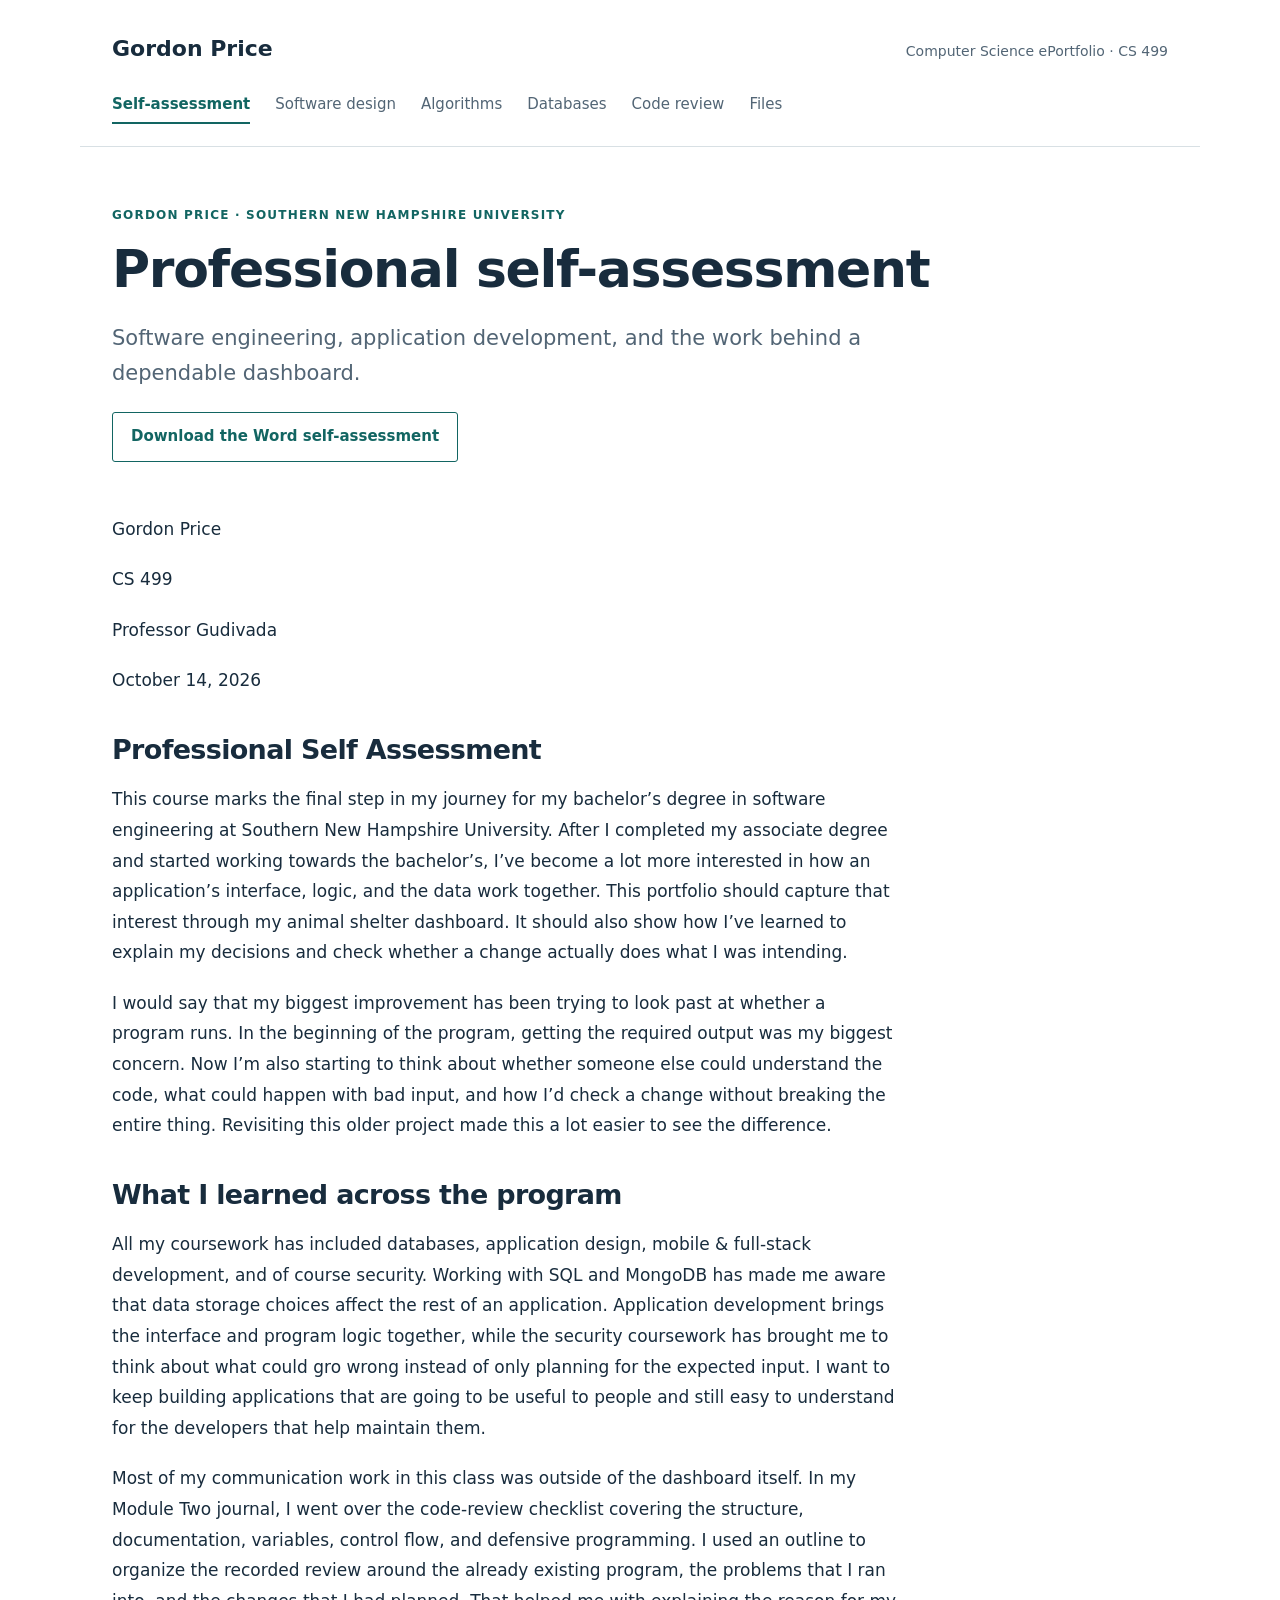
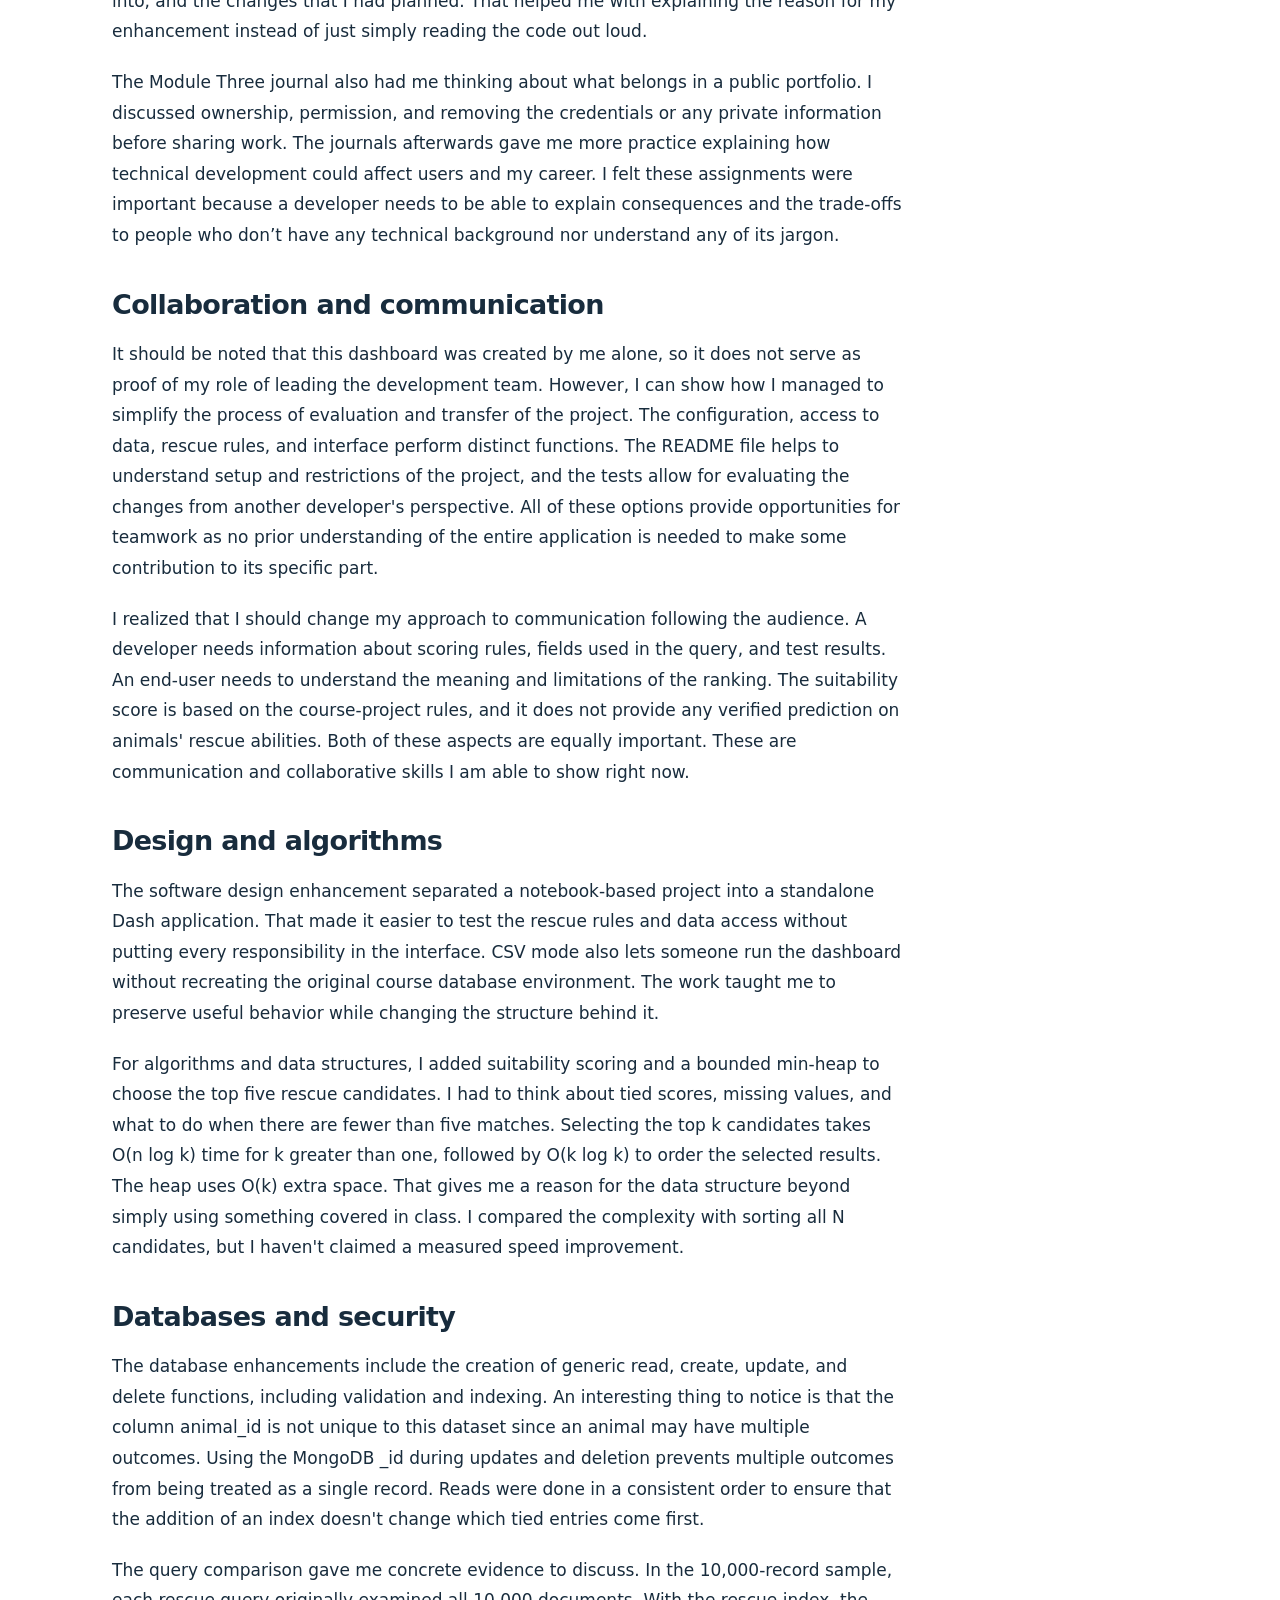
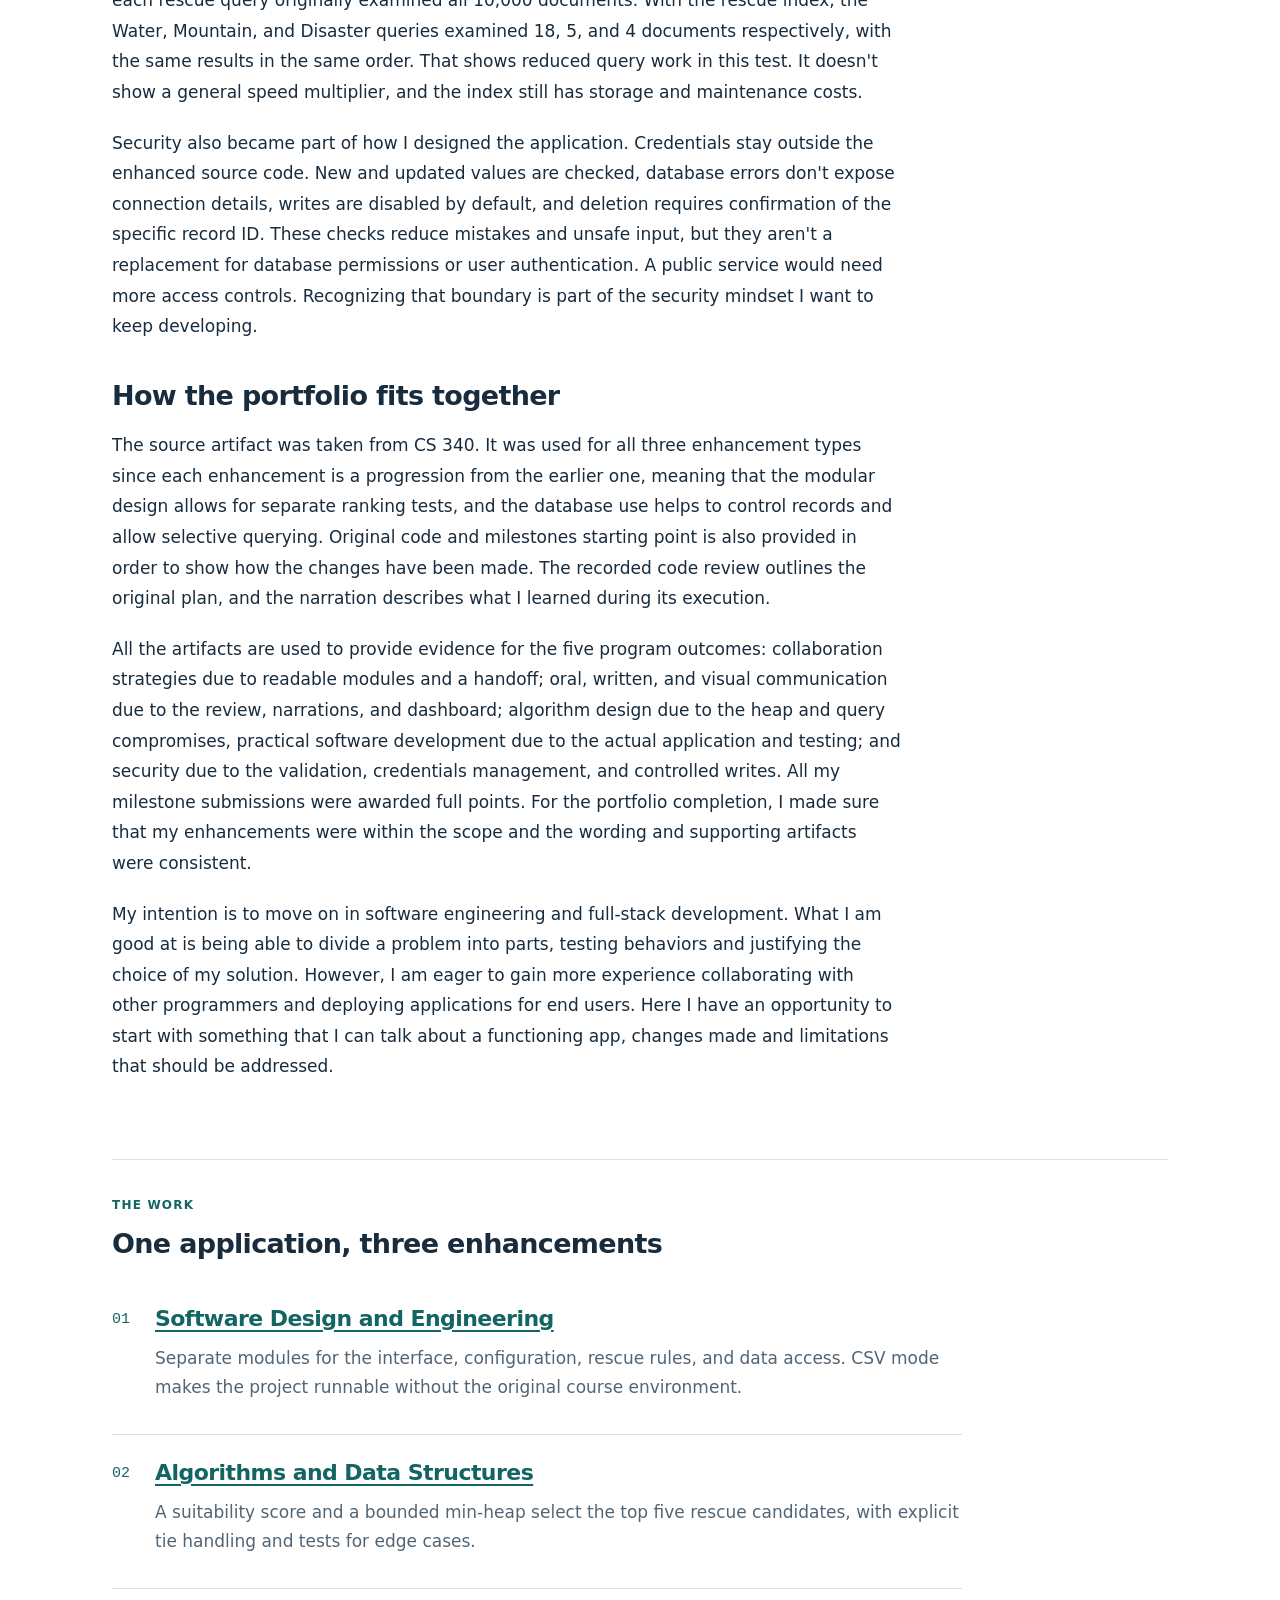
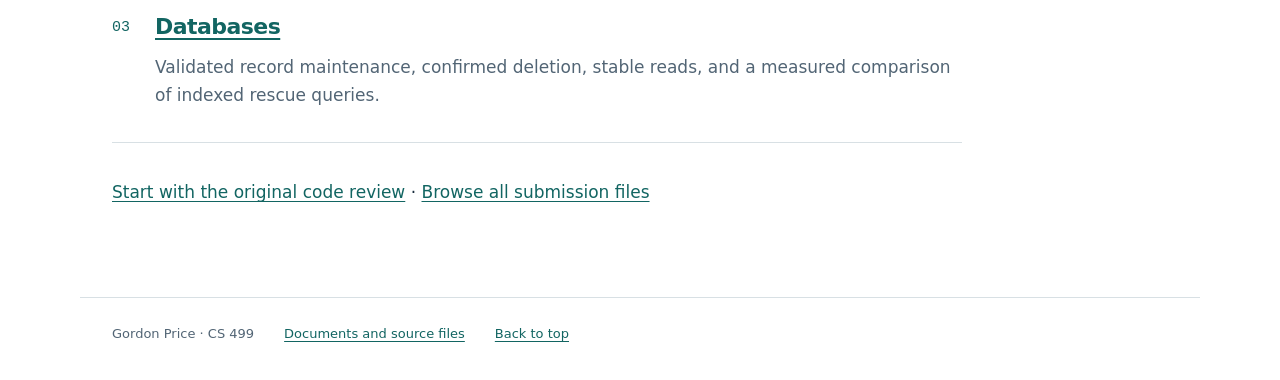
<file: index.html>
<!doctype html>
<html lang="en"><head><meta charset="utf-8"><meta name="viewport" content="width=device-width,initial-scale=1">
<title>Professional Self Assessment | Gordon Price</title><meta name="description" content="Gordon Price's CS 499 computer science ePortfolio, with a professional self-assessment, code review, and three animal-shelter dashboard enhancements.">
<link rel="stylesheet" href="assets/style.css"></head><body>
<a class="skip" href="#main">Skip to content</a><header><div class="identity"><a href="index.html">Gordon Price</a><span>Computer Science ePortfolio · CS 499</span></div><nav aria-label="Main navigation"><a href="index.html" aria-current="page">Self-assessment</a><a href="software-design.html">Software design</a><a href="algorithms.html">Algorithms</a><a href="databases.html">Databases</a><a href="code-review.html">Code review</a><a href="downloads.html">Files</a></nav></header>
<main id="main"><section class="intro"><p class="eyebrow">Gordon Price · Southern New Hampshire University</p><h1>Professional self-assessment</h1><p class="lead">Software engineering, application development, and the work behind a dependable dashboard.</p><p><a href="documents/Professional Self Assessment Gordon Price.docx" class="button">Download the Word self-assessment</a></p></section><article class="reading">
<p>Gordon Price</p>
<p>CS 499</p>
<p>Professor Gudivada</p>
<p>October 14, 2026</p>
<h2>Professional Self Assessment</h2>
<p>This course marks the final step in my journey for my bachelor’s degree in software engineering at Southern New Hampshire University. After I completed my associate degree and started working towards the bachelor’s, I’ve become a lot more interested in how an application’s interface, logic, and the data work together. This portfolio should capture that interest through my animal shelter dashboard. It should also show how I’ve learned to explain my decisions and check whether a change actually does what I was intending.</p>
<p>I would say that my biggest improvement has been trying to look past at whether a program runs. In the beginning of the program, getting the required output was my biggest concern. Now I’m also starting to think about whether someone else could understand the code, what could happen with bad input, and how I’d check a change without breaking the entire thing. Revisiting this older project made this a lot easier to see the difference.</p>
<h2>What I learned across the program</h2>
<p>All my coursework has included databases, application design, mobile &amp; full-stack development, and of course security. Working with SQL and MongoDB has made me aware that data storage choices affect the rest of an application. Application development brings the interface and program logic together, while the security coursework has brought me to think about what could gro wrong instead of only planning for the expected input. I want to keep building applications that are going to be useful to people and still easy to understand for the developers that help maintain them.</p>
<p>Most of my communication work in this class was outside of the dashboard itself. In my Module Two journal, I went over the code-review checklist covering the structure, documentation, variables, control flow, and defensive programming. I used an outline to organize the recorded review around the already existing program, the problems that I ran into, and the changes that I had planned. That helped me with explaining the reason for my enhancement instead of just simply reading the code out loud.</p>
<p>The Module Three journal also had me thinking about what belongs in a public portfolio. I discussed ownership, permission, and removing the credentials or any private information before sharing work. The journals afterwards gave me more practice explaining how technical development could affect users and my career. I felt these assignments were important because a developer needs to be able to explain consequences and the trade-offs to people who don’t have any technical background nor understand any of its jargon.</p>
<h2>Collaboration and communication</h2>
<p>It should be noted that this dashboard was created by me alone, so it does not serve as proof of my role of leading the development team. However, I can show how I managed to simplify the process of evaluation and transfer of the project. The configuration, access to data, rescue rules, and interface perform distinct functions. The README file helps to understand setup and restrictions of the project, and the tests allow for evaluating the changes from another developer&#x27;s perspective. All of these options provide opportunities for teamwork as no prior understanding of the entire application is needed to make some contribution to its specific part.</p>
<p>I realized that I should change my approach to communication following the audience. A developer needs information about scoring rules, fields used in the query, and test results. An end-user needs to understand the meaning and limitations of the ranking. The suitability score is based on the course-project rules, and it does not provide any verified prediction on animals&#x27; rescue abilities. Both of these aspects are equally important. These are communication and collaborative skills I am able to show right now.</p>
<h2>Design and algorithms</h2>
<p>The software design enhancement separated a notebook-based project into a standalone Dash application. That made it easier to test the rescue rules and data access without putting every responsibility in the interface. CSV mode also lets someone run the dashboard without recreating the original course database environment. The work taught me to preserve useful behavior while changing the structure behind it.</p>
<p>For algorithms and data structures, I added suitability scoring and a bounded min-heap to choose the top five rescue candidates. I had to think about tied scores, missing values, and what to do when there are fewer than five matches. Selecting the top k candidates takes O(n log k) time for k greater than one, followed by O(k log k) to order the selected results. The heap uses O(k) extra space. That gives me a reason for the data structure beyond simply using something covered in class. I compared the complexity with sorting all N candidates, but I haven&#x27;t claimed a measured speed improvement.</p>
<h2>Databases and security</h2>
<p>The database enhancements include the creation of generic read, create, update, and delete functions, including validation and indexing. An interesting thing to notice is that the column animal_id is not unique to this dataset since an animal may have multiple outcomes. Using the MongoDB _id during updates and deletion prevents multiple outcomes from being treated as a single record. Reads were done in a consistent order to ensure that the addition of an index doesn&#x27;t change which tied entries come first.</p>
<p>The query comparison gave me concrete evidence to discuss. In the 10,000-record sample, each rescue query originally examined all 10,000 documents. With the rescue index, the Water, Mountain, and Disaster queries examined 18, 5, and 4 documents respectively, with the same results in the same order. That shows reduced query work in this test. It doesn&#x27;t show a general speed multiplier, and the index still has storage and maintenance costs.</p>
<p>Security also became part of how I designed the application. Credentials stay outside the enhanced source code. New and updated values are checked, database errors don&#x27;t expose connection details, writes are disabled by default, and deletion requires confirmation of the specific record ID. These checks reduce mistakes and unsafe input, but they aren&#x27;t a replacement for database permissions or user authentication. A public service would need more access controls. Recognizing that boundary is part of the security mindset I want to keep developing.</p>
<h2>How the portfolio fits together</h2>
<p>The source artifact was taken from CS 340. It was used for all three enhancement types since each enhancement is a progression from the earlier one, meaning that the modular design allows for separate ranking tests, and the database use helps to control records and allow selective querying. Original code and milestones starting point is also provided in order to show how the changes have been made. The recorded code review outlines the original plan, and the narration describes what I learned during its execution.</p>
<p>All the artifacts are used to provide evidence for the five program outcomes: collaboration strategies due to readable modules and a handoff; oral, written, and visual communication due to the review, narrations, and dashboard; algorithm design due to the heap and query compromises, practical software development due to the actual application and testing; and security due to the validation, credentials management, and controlled writes. All my milestone submissions were awarded full points. For the portfolio completion, I made sure that my enhancements were within the scope and the wording and supporting artifacts were consistent.</p>
<p>My intention is to move on in software engineering and full-stack development. What I am good at is being able to divide a problem into parts, testing behaviors and justifying the choice of my solution. However, I am eager to gain more experience collaborating with other programmers and deploying applications for end users. Here I have an opportunity to start with something that I can talk about a functioning app, changes made and limitations that should be addressed.</p>
</article><section class="next"><p class="eyebrow">The work</p><h2>One application, three enhancements</h2><ul class="enhancements"><li><span>01</span><div><h3><a href="software-design.html">Software Design and Engineering</a></h3><p>Separate modules for the interface, configuration, rescue rules, and data access. CSV mode makes the project runnable without the original course environment.</p></div></li><li><span>02</span><div><h3><a href="algorithms.html">Algorithms and Data Structures</a></h3><p>A suitability score and a bounded min-heap select the top five rescue candidates, with explicit tie handling and tests for edge cases.</p></div></li><li><span>03</span><div><h3><a href="databases.html">Databases</a></h3><p>Validated record maintenance, confirmed deletion, stable reads, and a measured comparison of indexed rescue queries.</p></div></li></ul><p><a href="code-review.html">Start with the original code review</a> · <a href="downloads.html">Browse all submission files</a></p></section></main><footer><span>Gordon Price · CS 499</span><a href="downloads.html">Documents and source files</a><a href="#main">Back to top</a></footer></body></html>
</file>
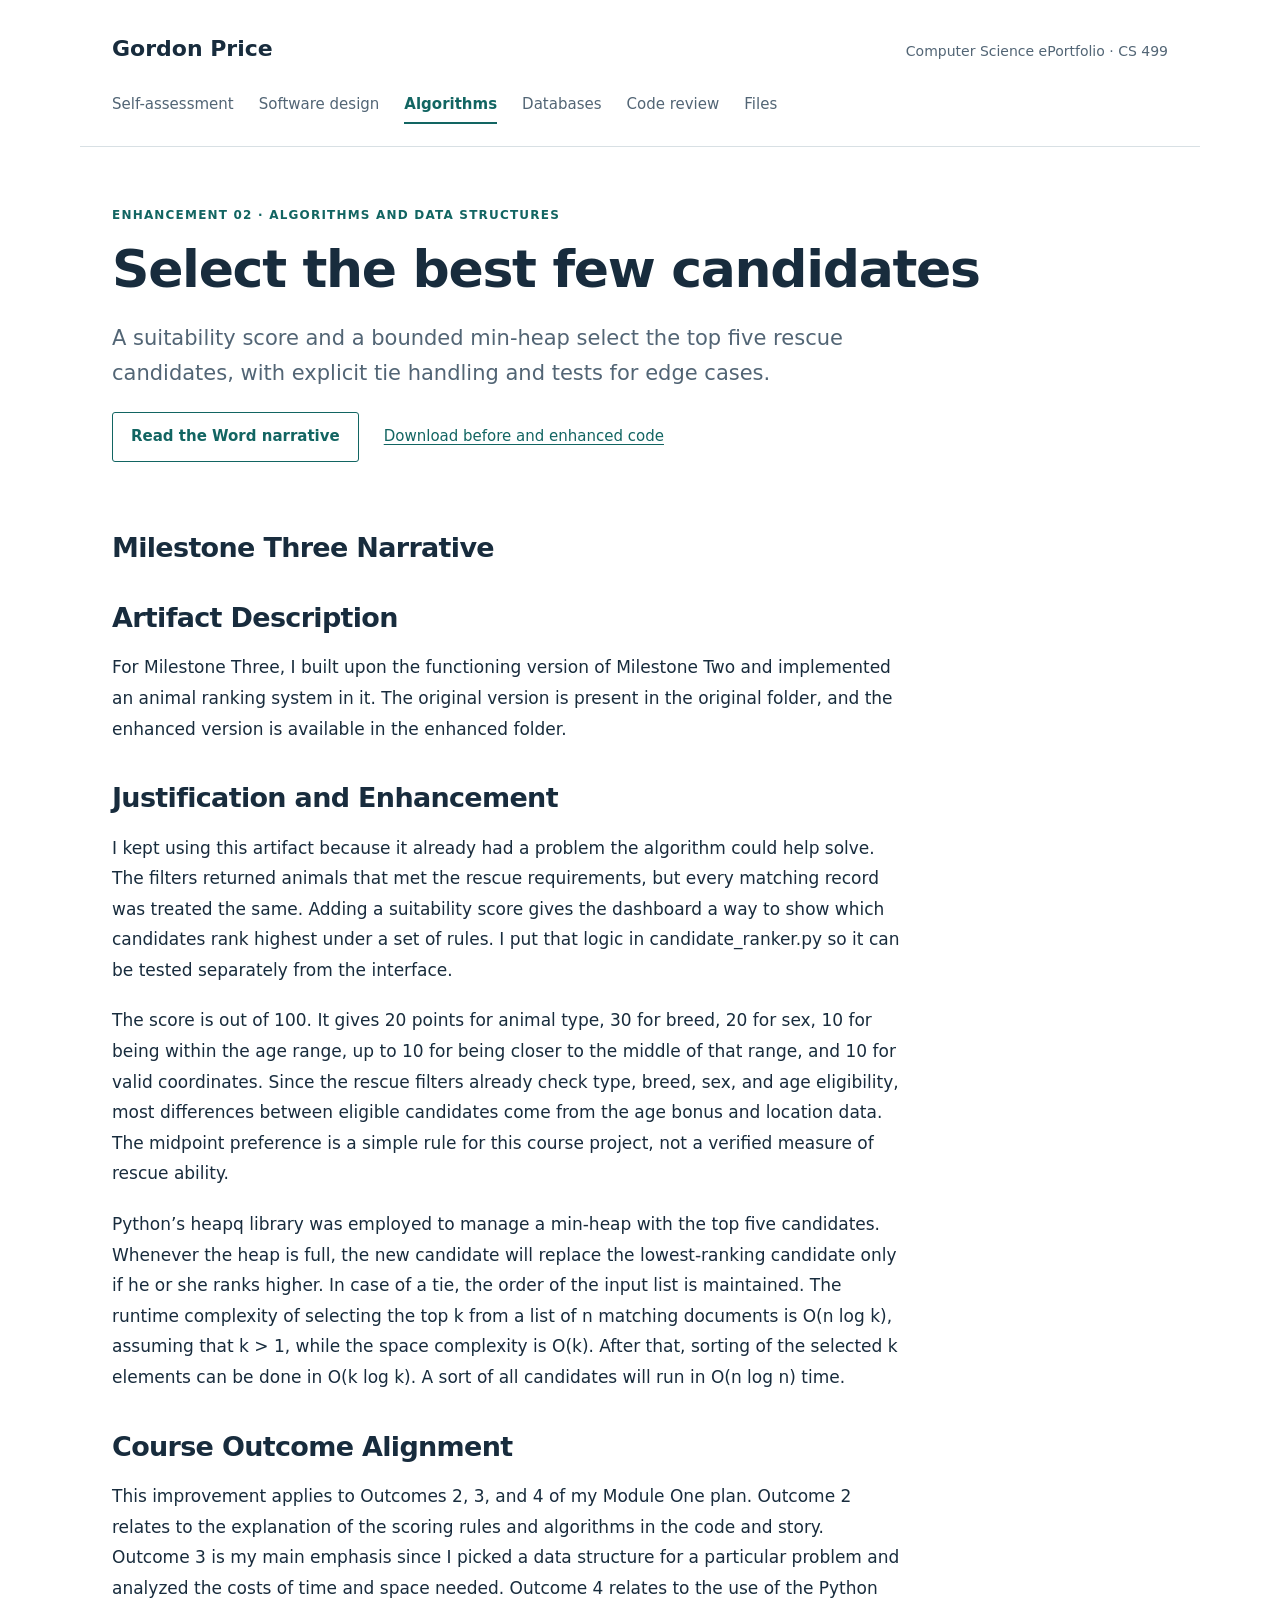
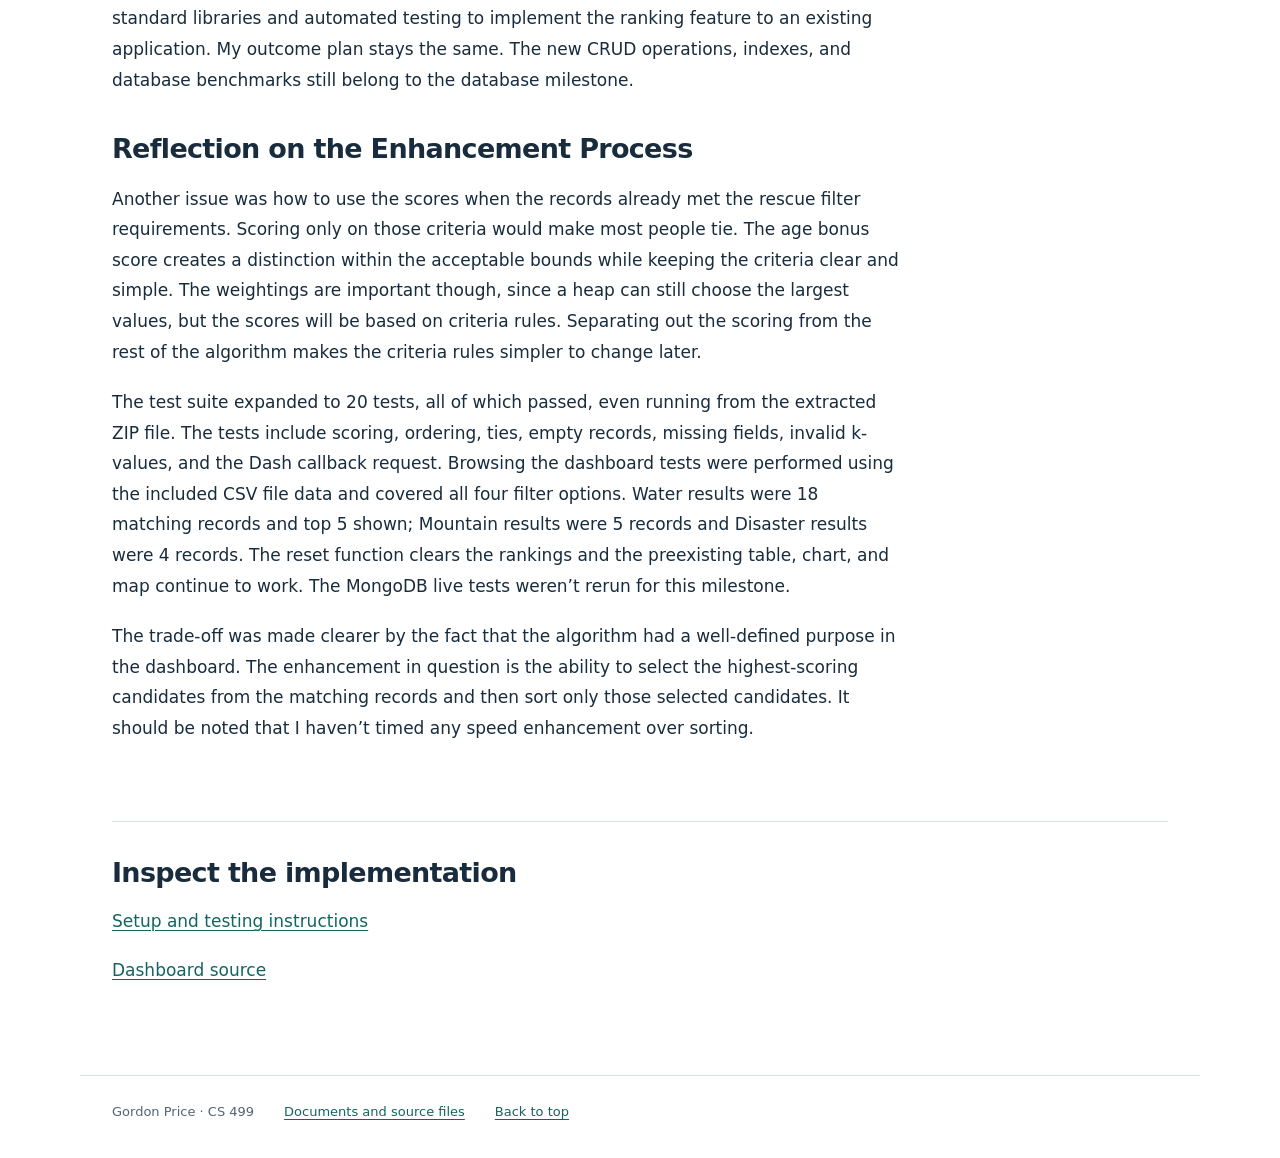
<file: algorithms.html>
<!doctype html>
<html lang="en"><head><meta charset="utf-8"><meta name="viewport" content="width=device-width,initial-scale=1">
<title>Algorithms and Data Structures | Gordon Price</title><meta name="description" content="Gordon Price's CS 499 computer science ePortfolio, with a professional self-assessment, code review, and three animal-shelter dashboard enhancements.">
<link rel="stylesheet" href="assets/style.css"></head><body>
<a class="skip" href="#main">Skip to content</a><header><div class="identity"><a href="index.html">Gordon Price</a><span>Computer Science ePortfolio · CS 499</span></div><nav aria-label="Main navigation"><a href="index.html">Self-assessment</a><a href="software-design.html">Software design</a><a href="algorithms.html" aria-current="page">Algorithms</a><a href="databases.html">Databases</a><a href="code-review.html">Code review</a><a href="downloads.html">Files</a></nav></header>
<main id="main"><section class="intro"><p class="eyebrow">Enhancement 02 · Algorithms and Data Structures</p><h1>Select the best few candidates</h1><p class="lead">A suitability score and a bounded min-heap select the top five rescue candidates, with explicit tie handling and tests for edge cases.</p><div class="actions"><a href="documents/Milestone Three Narrative.docx" class="button">Read the Word narrative</a><a href="downloads/milestone-3.zip">Download before and enhanced code</a></div></section><article class="reading">
<h2>Milestone Three Narrative</h2>
<h2>Artifact Description</h2>
<p>For Milestone Three, I built upon the functioning version of Milestone Two and implemented an animal ranking system in it. The original version is present in the original folder, and the enhanced version is available in the enhanced folder.</p>
<h2>Justification and Enhancement</h2>
<p>I kept using this artifact because it already had a problem the algorithm could help solve. The filters returned animals that met the rescue requirements, but every matching record was treated the same. Adding a suitability score gives the dashboard a way to show which candidates rank highest under a set of rules. I put that logic in candidate_ranker.py so it can be tested separately from the interface.</p>
<p>The score is out of 100. It gives 20 points for animal type, 30 for breed, 20 for sex, 10 for being within the age range, up to 10 for being closer to the middle of that range, and 10 for valid coordinates. Since the rescue filters already check type, breed, sex, and age eligibility, most differences between eligible candidates come from the age bonus and location data. The midpoint preference is a simple rule for this course project, not a verified measure of rescue ability.</p>
<p>Python’s heapq library was employed to manage a min-heap with the top five candidates. Whenever the heap is full, the new candidate will replace the lowest-ranking candidate only if he or she ranks higher. In case of a tie, the order of the input list is maintained. The runtime complexity of selecting the top k from a list of n matching documents is O(n log k), assuming that k &gt; 1, while the space complexity is O(k). After that, sorting of the selected k elements can be done in O(k log k). A sort of all candidates will run in O(n log n) time.</p>
<h2>Course Outcome Alignment</h2>
<p>This improvement applies to Outcomes 2, 3, and 4 of my Module One plan. Outcome 2 relates to the explanation of the scoring rules and algorithms in the code and story. Outcome 3 is my main emphasis since I picked a data structure for a particular problem and analyzed the costs of time and space needed. Outcome 4 relates to the use of the Python standard libraries and automated testing to implement the ranking feature to an existing application. My outcome plan stays the same. The new CRUD operations, indexes, and database benchmarks still belong to the database milestone.</p>
<h2>Reflection on the Enhancement Process</h2>
<p>Another issue was how to use the scores when the records already met the rescue filter requirements. Scoring only on those criteria would make most people tie. The age bonus score creates a distinction within the acceptable bounds while keeping the criteria clear and simple. The weightings are important though, since a heap can still choose the largest values, but the scores will be based on criteria rules. Separating out the scoring from the rest of the algorithm makes the criteria rules simpler to change later.</p>
<p>The test suite expanded to 20 tests, all of which passed, even running from the extracted ZIP file. The tests include scoring, ordering, ties, empty records, missing fields, invalid k-values, and the Dash callback request. Browsing the dashboard tests were performed using the included CSV file data and covered all four filter options. Water results were 18 matching records and top 5 shown; Mountain results were 5 records and Disaster results were 4 records. The reset function clears the rankings and the preexisting table, chart, and map continue to work. The MongoDB live tests weren’t rerun for this milestone.</p>
<p>The trade-off was made clearer by the fact that the algorithm had a well-defined purpose in the dashboard. The enhancement in question is the ability to select the highest-scoring candidates from the matching records and then sort only those selected candidates. It should be noted that I haven’t timed any speed enhancement over sorting.</p>
</article><section class="next"><h2>Inspect the implementation</h2><p><a href="artifacts/milestone-3/README.md">Setup and testing instructions</a></p><p><a href="artifacts/milestone-3/enhanced/app.py">Dashboard source</a></p></section></main><footer><span>Gordon Price · CS 499</span><a href="downloads.html">Documents and source files</a><a href="#main">Back to top</a></footer></body></html>
</file>
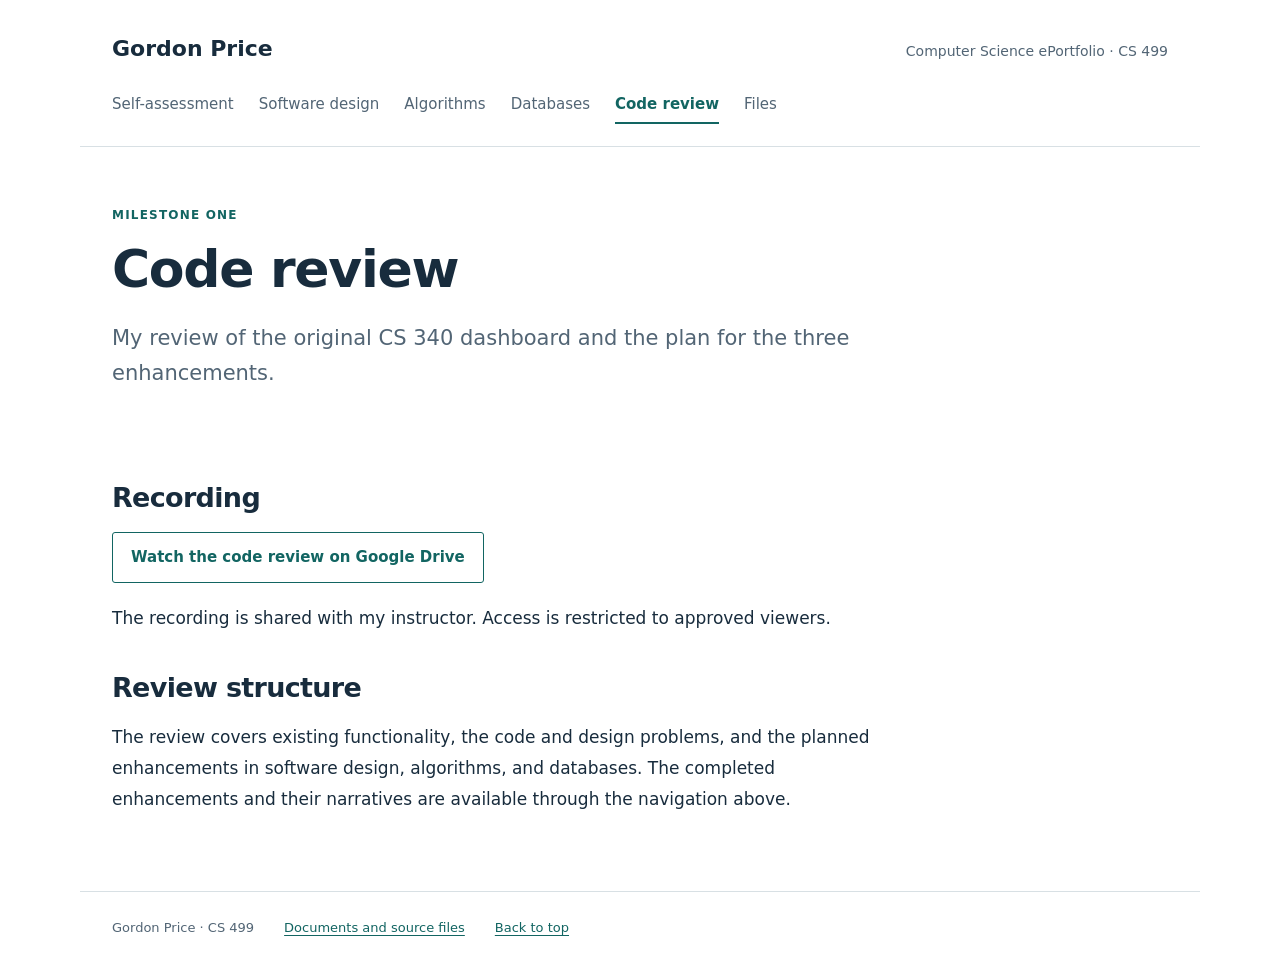
<file: code-review.html>
<!doctype html>
<html lang="en"><head><meta charset="utf-8"><meta name="viewport" content="width=device-width,initial-scale=1">
<title>Code Review | Gordon Price</title><meta name="description" content="Gordon Price's CS 499 computer science ePortfolio, with a professional self-assessment, code review, and three animal-shelter dashboard enhancements.">
<link rel="stylesheet" href="assets/style.css"></head><body>
<a class="skip" href="#main">Skip to content</a><header><div class="identity"><a href="index.html">Gordon Price</a><span>Computer Science ePortfolio · CS 499</span></div><nav aria-label="Main navigation"><a href="index.html">Self-assessment</a><a href="software-design.html">Software design</a><a href="algorithms.html">Algorithms</a><a href="databases.html">Databases</a><a href="code-review.html" aria-current="page">Code review</a><a href="downloads.html">Files</a></nav></header>
<main id="main"><section class="intro"><p class="eyebrow">Milestone One</p><h1>Code review</h1><p class="lead">My review of the original CS 340 dashboard and the plan for the three enhancements.</p></section><article class="reading"><h2>Recording</h2><p><a href="https://drive.google.com/file/d/1bPfhIAMhfakHMSdy4wGNoV2GbJuaBjcu/view" class="button">Watch the code review on Google Drive</a></p><p>The recording is shared with my instructor. Access is restricted to approved viewers.</p><h2>Review structure</h2><p>The review covers existing functionality, the code and design problems, and the planned enhancements in software design, algorithms, and databases. The completed enhancements and their narratives are available through the navigation above.</p></article></main><footer><span>Gordon Price · CS 499</span><a href="downloads.html">Documents and source files</a><a href="#main">Back to top</a></footer></body></html>
</file>
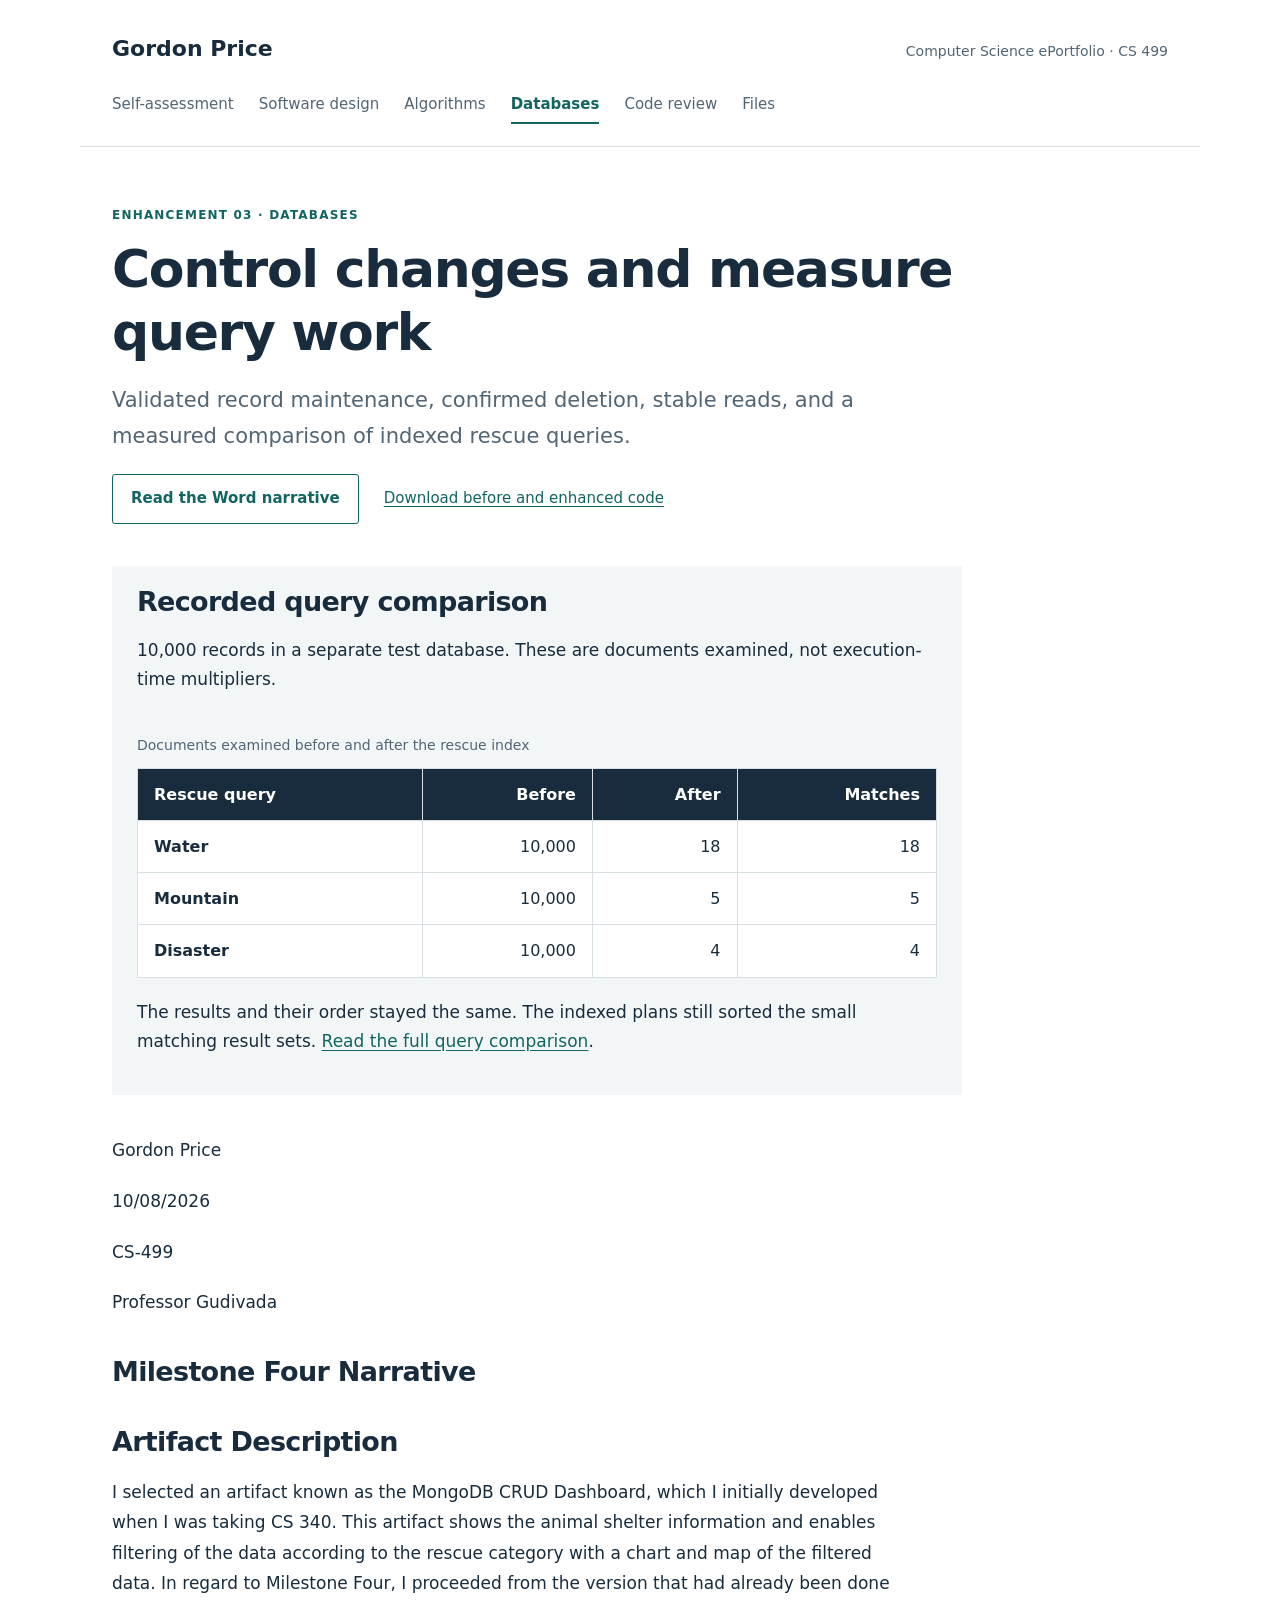
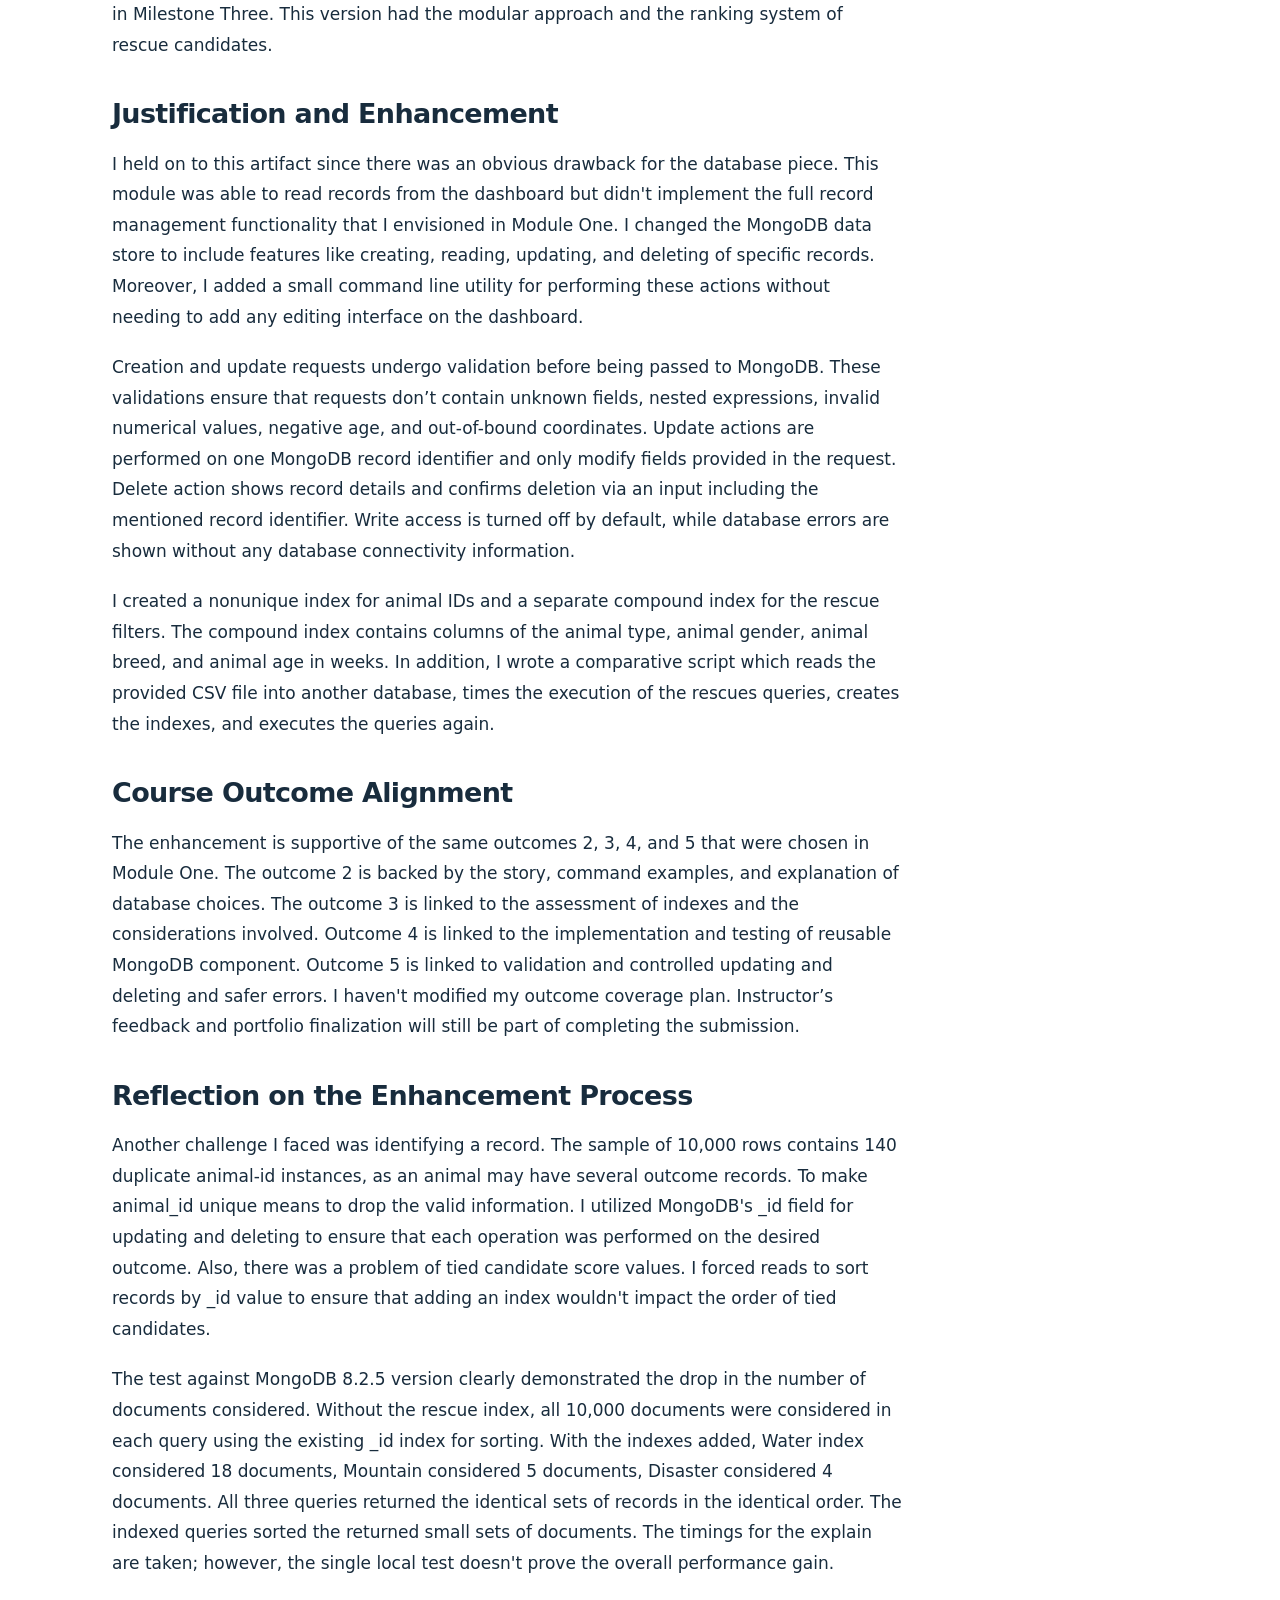
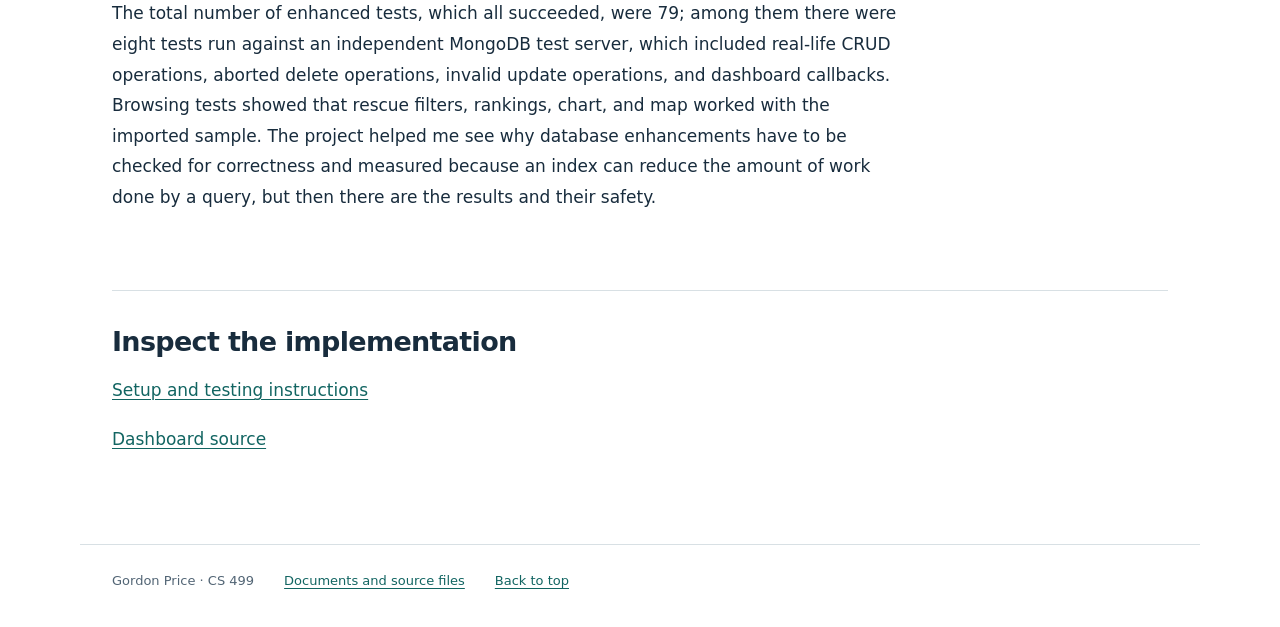
<file: databases.html>
<!doctype html>
<html lang="en"><head><meta charset="utf-8"><meta name="viewport" content="width=device-width,initial-scale=1">
<title>Databases | Gordon Price</title><meta name="description" content="Gordon Price's CS 499 computer science ePortfolio, with a professional self-assessment, code review, and three animal-shelter dashboard enhancements.">
<link rel="stylesheet" href="assets/style.css"></head><body>
<a class="skip" href="#main">Skip to content</a><header><div class="identity"><a href="index.html">Gordon Price</a><span>Computer Science ePortfolio · CS 499</span></div><nav aria-label="Main navigation"><a href="index.html">Self-assessment</a><a href="software-design.html">Software design</a><a href="algorithms.html">Algorithms</a><a href="databases.html" aria-current="page">Databases</a><a href="code-review.html">Code review</a><a href="downloads.html">Files</a></nav></header>
<main id="main"><section class="intro"><p class="eyebrow">Enhancement 03 · Databases</p><h1>Control changes and measure query work</h1><p class="lead">Validated record maintenance, confirmed deletion, stable reads, and a measured comparison of indexed rescue queries.</p><div class="actions"><a href="documents/Milestone Four Narrative.docx" class="button">Read the Word narrative</a><a href="downloads/milestone-4.zip">Download before and enhanced code</a></div></section><section class="evidence"><h2>Recorded query comparison</h2><p>10,000 records in a separate test database. These are documents examined, not execution-time multipliers.</p><div class="table-scroll"><table><caption>Documents examined before and after the rescue index</caption><thead><tr><th scope="col">Rescue query</th><th scope="col">Before</th><th scope="col">After</th><th scope="col">Matches</th></tr></thead><tbody><tr><th scope="row">Water</th><td>10,000</td><td>18</td><td>18</td></tr><tr><th scope="row">Mountain</th><td>10,000</td><td>5</td><td>5</td></tr><tr><th scope="row">Disaster</th><td>10,000</td><td>4</td><td>4</td></tr></tbody></table></div><p>The results and their order stayed the same. The indexed plans still sorted the small matching result sets. <a href="artifacts/milestone-4/test_results/query_comparison.json">Read the full query comparison</a>.</p></section><article class="reading">
<p>Gordon Price</p>
<p>10/08/2026</p>
<p>CS-499</p>
<p>Professor Gudivada</p>
<h2>Milestone Four Narrative</h2>
<h2>Artifact Description</h2>
<p>I selected an artifact known as the MongoDB CRUD Dashboard, which I initially developed when I was taking CS 340. This artifact shows the animal shelter information and enables filtering of the data according to the rescue category with a chart and map of the filtered data. In regard to Milestone Four, I proceeded from the version that had already been done in Milestone Three. This version had the modular approach and the ranking system of rescue candidates.</p>
<h2>Justification and Enhancement</h2>
<p>I held on to this artifact since there was an obvious drawback for the database piece. This module was able to read records from the dashboard but didn&#x27;t implement the full record management functionality that I envisioned in Module One. I changed the MongoDB data store to include features like creating, reading, updating, and deleting of specific records. Moreover, I added a small command line utility for performing these actions without needing to add any editing interface on the dashboard.</p>
<p>Creation and update requests undergo validation before being passed to MongoDB. These validations ensure that requests don’t contain unknown fields, nested expressions, invalid numerical values, negative age, and out-of-bound coordinates. Update actions are performed on one MongoDB record identifier and only modify fields provided in the request. Delete action shows record details and confirms deletion via an input including the mentioned record identifier. Write access is turned off by default, while database errors are shown without any database connectivity information.</p>
<p>I created a nonunique index for animal IDs and a separate compound index for the rescue filters. The compound index contains columns of the animal type, animal gender, animal breed, and animal age in weeks. In addition, I wrote a comparative script which reads the provided CSV file into another database, times the execution of the rescues queries, creates the indexes, and executes the queries again.</p>
<h2>Course Outcome Alignment</h2>
<p>The enhancement is supportive of the same outcomes 2, 3, 4, and 5 that were chosen in Module One. The outcome 2 is backed by the story, command examples, and explanation of database choices. The outcome 3 is linked to the assessment of indexes and the considerations involved. Outcome 4 is linked to the implementation and testing of reusable MongoDB component. Outcome 5 is linked to validation and controlled updating and deleting and safer errors. I haven&#x27;t modified my outcome coverage plan. Instructor’s feedback and portfolio finalization will still be part of completing the submission.</p>
<h2>Reflection on the Enhancement Process</h2>
<p>Another challenge I faced was identifying a record. The sample of 10,000 rows contains 140 duplicate animal-id instances, as an animal may have several outcome records. To make animal_id unique means to drop the valid information. I utilized MongoDB&#x27;s _id field for updating and deleting to ensure that each operation was performed on the desired outcome. Also, there was a problem of tied candidate score values. I forced reads to sort records by _id value to ensure that adding an index wouldn&#x27;t impact the order of tied candidates.</p>
<p>The test against MongoDB 8.2.5 version clearly demonstrated the drop in the number of documents considered. Without the rescue index, all 10,000 documents were considered in each query using the existing _id index for sorting. With the indexes added, Water index considered 18 documents, Mountain considered 5 documents, Disaster considered 4 documents. All three queries returned the identical sets of records in the identical order. The indexed queries sorted the returned small sets of documents. The timings for the explain are taken; however, the single local test doesn&#x27;t prove the overall performance gain.</p>
<p>The total number of enhanced tests, which all succeeded, were 79; among them there were eight tests run against an independent MongoDB test server, which included real-life CRUD operations, aborted delete operations, invalid update operations, and dashboard callbacks. Browsing tests showed that rescue filters, rankings, chart, and map worked with the imported sample. The project helped me see why database enhancements have to be checked for correctness and measured because an index can reduce the amount of work done by a query, but then there are the results and their safety.</p>
</article><section class="next"><h2>Inspect the implementation</h2><p><a href="artifacts/milestone-4/README.md">Setup and testing instructions</a></p><p><a href="artifacts/milestone-4/enhanced/app.py">Dashboard source</a></p></section></main><footer><span>Gordon Price · CS 499</span><a href="downloads.html">Documents and source files</a><a href="#main">Back to top</a></footer></body></html>
</file>
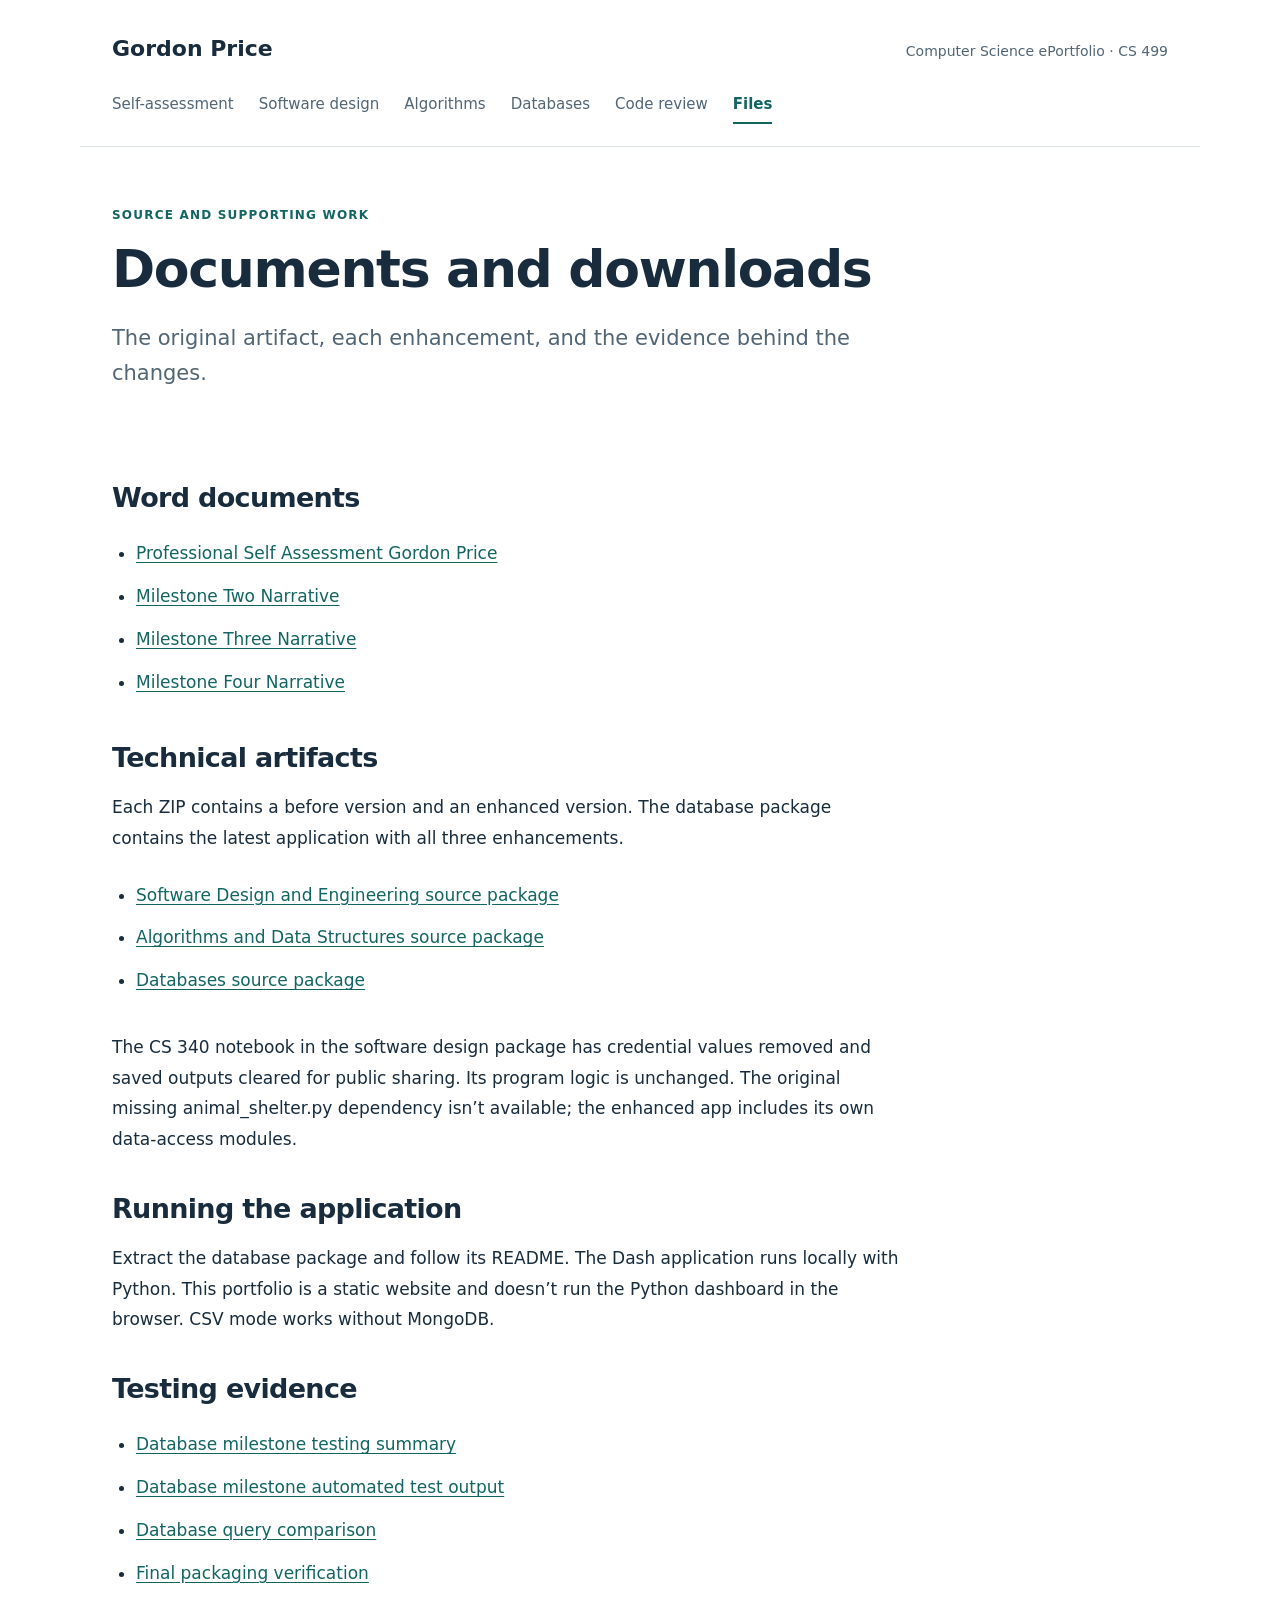
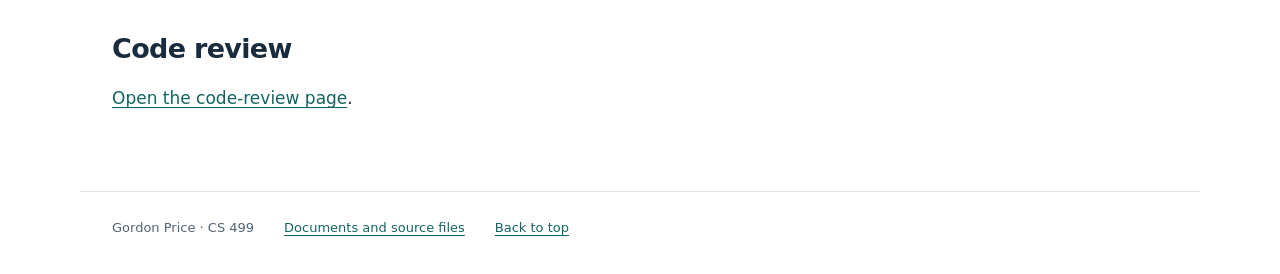
<file: downloads.html>
<!doctype html>
<html lang="en"><head><meta charset="utf-8"><meta name="viewport" content="width=device-width,initial-scale=1">
<title>Documents and Downloads | Gordon Price</title><meta name="description" content="Gordon Price's CS 499 computer science ePortfolio, with a professional self-assessment, code review, and three animal-shelter dashboard enhancements.">
<link rel="stylesheet" href="assets/style.css"></head><body>
<a class="skip" href="#main">Skip to content</a><header><div class="identity"><a href="index.html">Gordon Price</a><span>Computer Science ePortfolio · CS 499</span></div><nav aria-label="Main navigation"><a href="index.html">Self-assessment</a><a href="software-design.html">Software design</a><a href="algorithms.html">Algorithms</a><a href="databases.html">Databases</a><a href="code-review.html">Code review</a><a href="downloads.html" aria-current="page">Files</a></nav></header>
<main id="main"><section class="intro"><p class="eyebrow">Source and supporting work</p><h1>Documents and downloads</h1><p class="lead">The original artifact, each enhancement, and the evidence behind the changes.</p></section><section class="reading"><h2>Word documents</h2><ul class="file-list"><li><a href="documents/Professional Self Assessment Gordon Price.docx">Professional Self Assessment Gordon Price</a></li><li><a href="documents/Milestone Two Narrative.docx">Milestone Two Narrative</a></li><li><a href="documents/Milestone Three Narrative.docx">Milestone Three Narrative</a></li><li><a href="documents/Milestone Four Narrative.docx">Milestone Four Narrative</a></li></ul><h2>Technical artifacts</h2><p>Each ZIP contains a before version and an enhanced version. The database package contains the latest application with all three enhancements.</p><ul class="file-list"><li><a href="downloads/milestone-2.zip">Software Design and Engineering source package</a></li><li><a href="downloads/milestone-3.zip">Algorithms and Data Structures source package</a></li><li><a href="downloads/milestone-4.zip">Databases source package</a></li></ul><p>The CS 340 notebook in the software design package has credential values removed and saved outputs cleared for public sharing. Its program logic is unchanged. The original missing animal_shelter.py dependency isn’t available; the enhanced app includes its own data-access modules.</p><h2>Running the application</h2><p>Extract the database package and follow its README. The Dash application runs locally with Python. This portfolio is a static website and doesn’t run the Python dashboard in the browser. CSV mode works without MongoDB.</p><h2>Testing evidence</h2><ul class="file-list"><li><a href="artifacts/milestone-4/test_results/Testing Summary.txt">Database milestone testing summary</a></li><li><a href="artifacts/milestone-4/test_results/automated_tests.txt">Database milestone automated test output</a></li><li><a href="artifacts/milestone-4/test_results/query_comparison.json">Database query comparison</a></li><li><a href="evidence/final-verification.txt">Final packaging verification</a></li></ul><h2>Code review</h2><p><a href="code-review.html">Open the code-review page</a>.</p></section></main><footer><span>Gordon Price · CS 499</span><a href="downloads.html">Documents and source files</a><a href="#main">Back to top</a></footer></body></html>
</file>
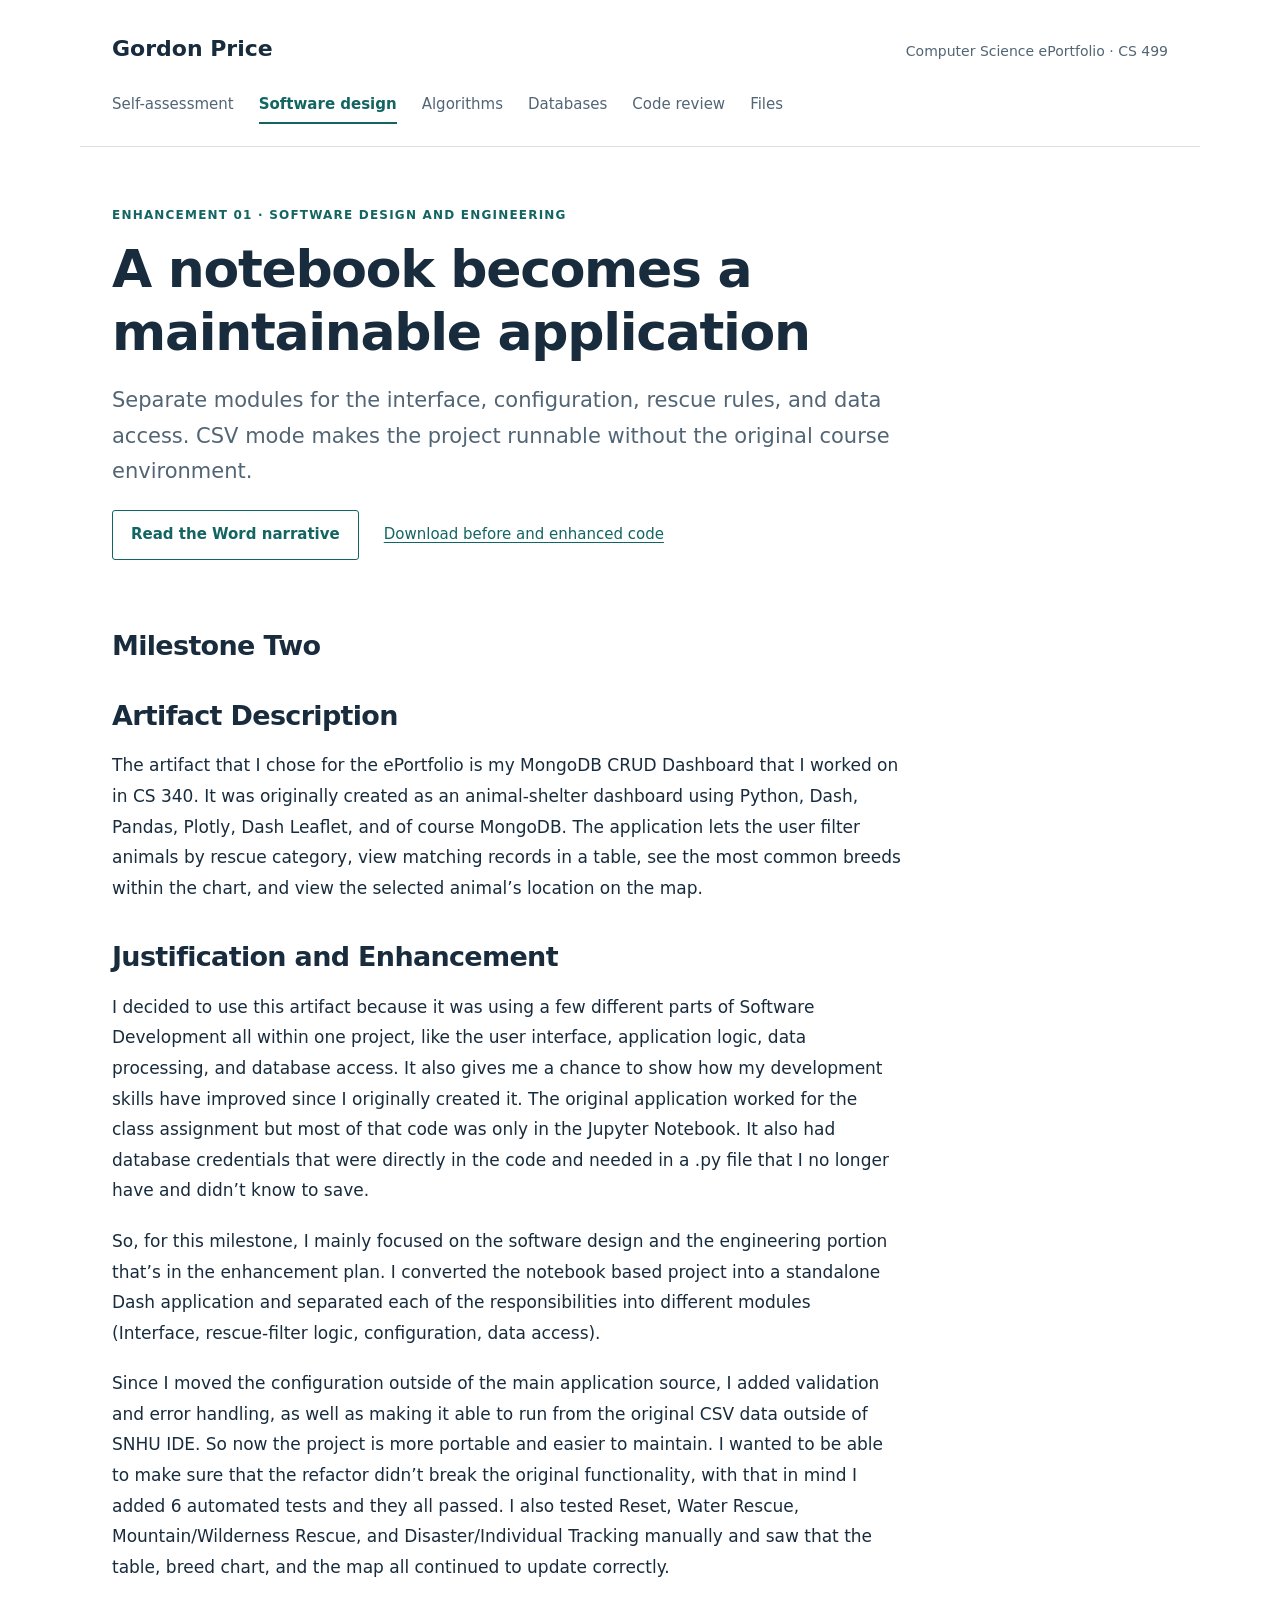
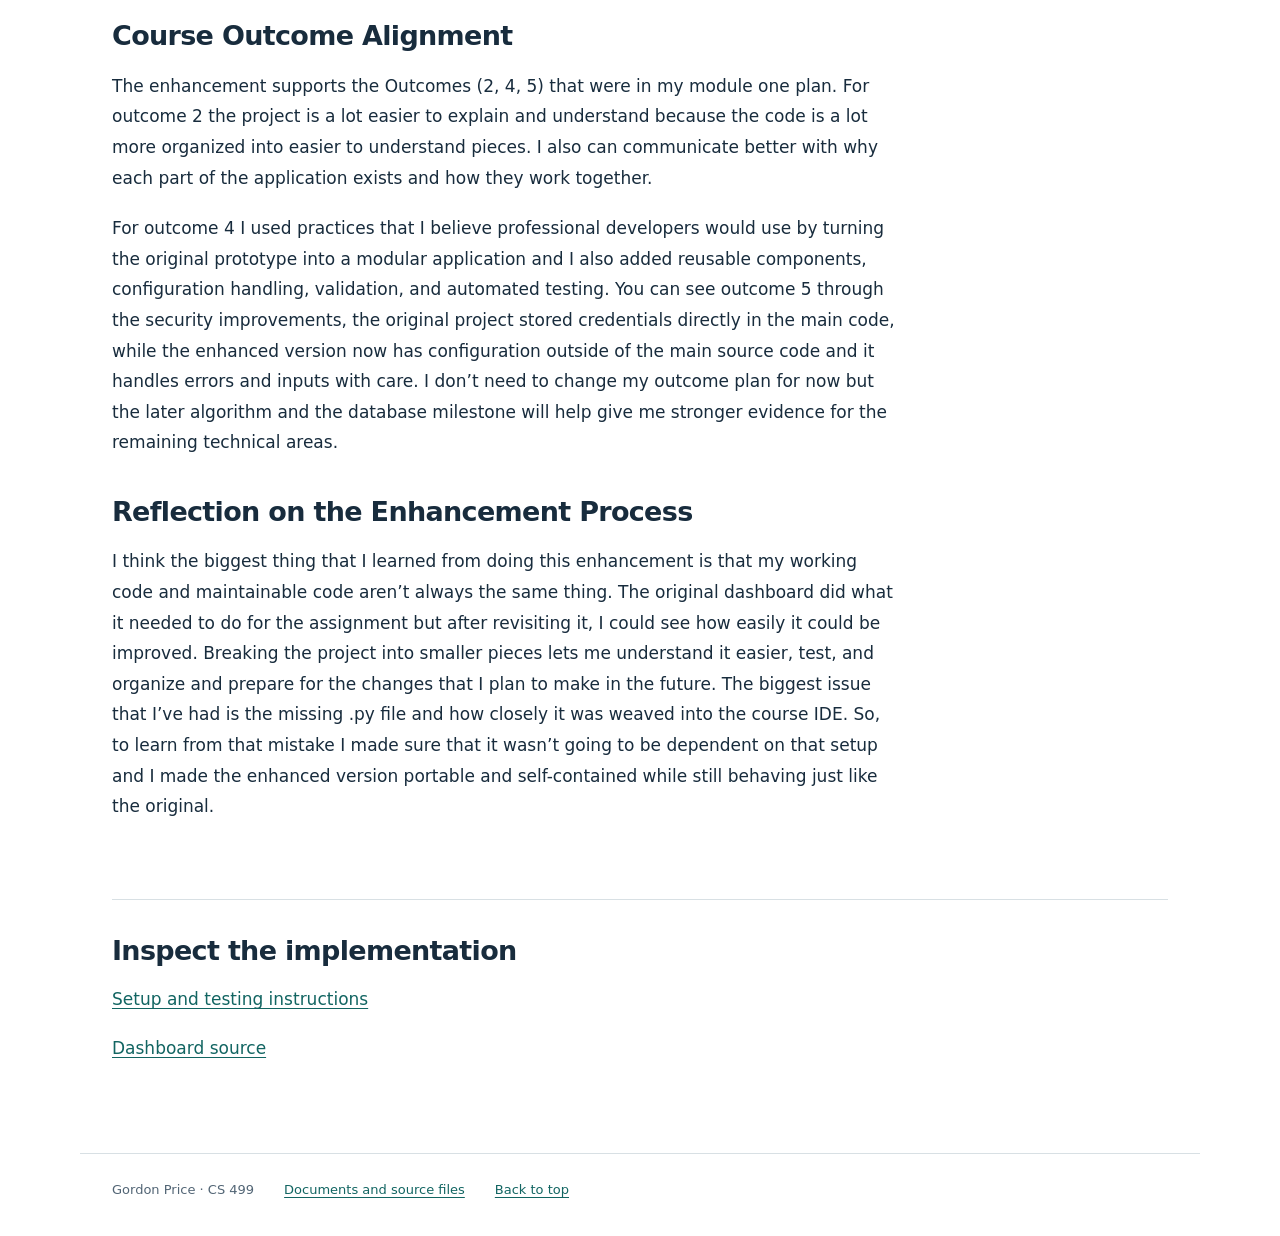
<file: software-design.html>
<!doctype html>
<html lang="en"><head><meta charset="utf-8"><meta name="viewport" content="width=device-width,initial-scale=1">
<title>Software Design and Engineering | Gordon Price</title><meta name="description" content="Gordon Price's CS 499 computer science ePortfolio, with a professional self-assessment, code review, and three animal-shelter dashboard enhancements.">
<link rel="stylesheet" href="assets/style.css"></head><body>
<a class="skip" href="#main">Skip to content</a><header><div class="identity"><a href="index.html">Gordon Price</a><span>Computer Science ePortfolio · CS 499</span></div><nav aria-label="Main navigation"><a href="index.html">Self-assessment</a><a href="software-design.html" aria-current="page">Software design</a><a href="algorithms.html">Algorithms</a><a href="databases.html">Databases</a><a href="code-review.html">Code review</a><a href="downloads.html">Files</a></nav></header>
<main id="main"><section class="intro"><p class="eyebrow">Enhancement 01 · Software Design and Engineering</p><h1>A notebook becomes a maintainable application</h1><p class="lead">Separate modules for the interface, configuration, rescue rules, and data access. CSV mode makes the project runnable without the original course environment.</p><div class="actions"><a href="documents/Milestone Two Narrative.docx" class="button">Read the Word narrative</a><a href="downloads/milestone-2.zip">Download before and enhanced code</a></div></section><article class="reading">
<h2>Milestone Two</h2>
<h2>Artifact Description</h2>
<p>The artifact that I chose for the ePortfolio is my MongoDB CRUD Dashboard that I worked on in CS 340. It was originally created as an animal-shelter dashboard using Python, Dash, Pandas, Plotly, Dash Leaflet, and of course MongoDB. The application lets the user filter animals by rescue category, view matching records in a table, see the most common breeds within the chart, and view the selected animal’s location on the map.</p>
<h2>Justification and Enhancement</h2>
<p>I decided to use this artifact because it was using a few different parts of Software Development all within one project, like the user interface, application logic, data processing, and database access. It also gives me a chance to show how my development skills have improved since I originally created it.  The original application worked for the class assignment but most of that code was only in the Jupyter Notebook. It also had database credentials that were directly in the code and needed in a .py file that I no longer have and didn’t know to save.</p>
<p>So, for this milestone, I mainly focused on the software design and the engineering portion that’s in the enhancement plan. I converted the notebook based project into a standalone Dash application and separated each of the responsibilities into different modules (Interface, rescue-filter logic, configuration, data access).</p>
<p>Since I moved the configuration outside of the main application source, I added validation and error handling, as well as making it able to run from the original CSV data outside of SNHU IDE. So now the project is more portable and easier to maintain. I wanted to be able to make sure that the refactor didn’t break the original functionality, with that in mind I added 6 automated tests and they all passed. I also tested Reset, Water Rescue, Mountain/Wilderness Rescue, and Disaster/Individual Tracking manually and saw that the table, breed chart, and the map all continued to update correctly.</p>
<h2>Course Outcome Alignment</h2>
<p>The enhancement supports the Outcomes (2, 4, 5) that were in my module one plan. For outcome 2 the project is a lot easier to explain and understand because the code is a lot more organized into easier to understand pieces. I also can communicate better with why each part of the application exists and how they work together.</p>
<p>For outcome 4 I used practices that I believe professional developers would use by turning the original prototype into a modular application and I also added reusable components, configuration handling, validation, and automated testing. You can see outcome 5 through the security improvements, the original project stored credentials directly in the main code, while the enhanced version now has configuration outside of the main source code and it handles errors and inputs with care. I don’t need to change my outcome plan for now but the later algorithm and the database milestone will help give me stronger evidence for the remaining technical areas.</p>
<h2>Reflection on the Enhancement Process</h2>
<p>I think the biggest thing that I learned from doing this enhancement is that my working code and maintainable code aren’t always the same thing. The original dashboard did what it needed to do for the assignment but after revisiting it, I could see how easily it could be improved. Breaking the project into smaller pieces lets me understand it easier, test, and organize and prepare for the changes that I plan to make in the future. The biggest issue that I’ve had is the missing .py file and how closely it was weaved into the course IDE. So, to learn from that mistake I made sure that it wasn’t going to be dependent on that setup and I made the enhanced version portable and self-contained while still behaving just like the original.</p>
</article><section class="next"><h2>Inspect the implementation</h2><p><a href="artifacts/milestone-2/README.md">Setup and testing instructions</a></p><p><a href="artifacts/milestone-2/enhanced/app.py">Dashboard source</a></p></section></main><footer><span>Gordon Price · CS 499</span><a href="downloads.html">Documents and source files</a><a href="#main">Back to top</a></footer></body></html>
</file>
<file: assets/style.css>
:root { color-scheme: light; --ink: #182c3d; --muted: #526575; --line: #d8e0e4; --accent: #126562; --paper: #fff; --wash: #f2f6f6; }
* { box-sizing: border-box; }
html { scroll-behavior: smooth; }
body { margin: 0; background: var(--paper); color: var(--ink); font: 17px/1.7 system-ui, -apple-system, "Segoe UI", sans-serif; }
a { color: var(--accent); text-underline-offset: .2em; }
a:hover { color: #103e3d; }
a:focus-visible, video:focus-visible { outline: 3px solid #a84913; outline-offset: 5px; }
.skip { position: absolute; left: 1rem; top: -10rem; padding: .5rem 1rem; background: white; z-index: 2; }
.skip:focus { top: 1rem; }
header, main, footer { max-width: 1120px; margin: auto; padding-left: 32px; padding-right: 32px; }
header { padding-top: 30px; padding-bottom: 22px; border-bottom: 1px solid var(--line); }
.identity { display: flex; justify-content: space-between; gap: 20px; align-items: baseline; }
.identity > a { color: var(--ink); font-weight: 750; font-size: 22px; text-decoration: none; }
.identity span { color: var(--muted); font-size: 14px; }
nav { display: flex; flex-wrap: wrap; gap: 10px 25px; margin-top: 25px; }
nav a { color: var(--muted); font-size: 15px; text-decoration: none; border-bottom: 2px solid transparent; padding-bottom: 4px; }
nav a[aria-current="page"] { color: var(--accent); border-color: var(--accent); font-weight: 650; }
.intro { max-width: 900px; padding: 58px 0 32px; }
.eyebrow { color: var(--accent); text-transform: uppercase; letter-spacing: .1em; font-size: 12px; font-weight: 750; margin: 0 0 13px; }
h1, h2, h3 { line-height: 1.2; letter-spacing: -.025em; }
h1 { font-size: clamp(34px, 4.4vw, 52px); font-weight: 720; max-width: 890px; margin: 0 0 20px; }
h2 { font-size: 27px; margin: 38px 0 18px; font-weight: 650; }
h3 { font-size: 22px; margin: 0 0 12px; }
p { margin: 0 0 20px; }
.lead { color: var(--muted); font-size: 21px; max-width: 800px; }
.reading { max-width: 790px; padding-bottom: 22px; }
.reading p { line-height: 1.8; }
.button { display: inline-block; padding: 11px 18px; border: 1px solid var(--accent); border-radius: 3px; font-size: 15px; font-weight: 650; text-decoration: none; }
.button:hover { background: var(--wash); }
.actions { display: flex; align-items: center; flex-wrap: wrap; gap: 15px 25px; font-size: 15px; }
.next { border-top: 1px solid var(--line); margin-top: 35px; padding: 35px 0; }
.next > h2 { margin-top: 0; }
.enhancements { list-style: none; padding: 0; margin: 20px 0 35px; max-width: 850px; }
.enhancements li { display: flex; gap: 25px; padding: 25px 0 12px; border-bottom: 1px solid var(--line); }
.enhancements li > span { color: var(--accent); font: 15px/1.8 ui-monospace, monospace; }
.enhancements p { color: var(--muted); }
.file-list { margin: 0 0 30px; padding-left: 24px; }
.file-list li { padding: 7px 0; }
.evidence { padding: 20px 25px; background: var(--wash); max-width: 850px; margin: 10px 0 40px; }
.evidence h2 { margin-top: 0; }
.table-scroll { overflow-x: auto; }
table { width: 100%; border-collapse: collapse; font-size: 16px; margin: 20px 0; background: white; }
caption { text-align: left; font-size: 14px; color: var(--muted); margin-bottom: 10px; }
th, td { border: 1px solid var(--line); padding: 12px 16px; text-align: right; }
th:first-child { text-align: left; }
thead { background: var(--ink); color: white; }
video { width: 100%; max-width: 100%; background: #111; border-radius: 3px; }
.video-section { max-width: 1000px; margin-bottom: 35px; }
.small { color: var(--muted); font-size: 14px; }
footer { margin-top: 35px; padding-top: 25px; padding-bottom: 35px; border-top: 1px solid var(--line); display: flex; flex-wrap: wrap; gap: 15px 30px; color: var(--muted); font-size: 13px; }
@media (max-width: 650px) { header, main, footer { padding-left: 20px; padding-right: 20px; } .identity { display: block; } .identity span { display: block; margin-top: 4px; } nav { gap: 10px 20px; } .intro { padding-top: 38px; } .lead { font-size: 19px; } h2 { font-size: 24px; } .evidence { padding: 18px; } th, td { padding: 10px; } }
@media (prefers-reduced-motion: reduce) { html { scroll-behavior: auto; } }
</file>
